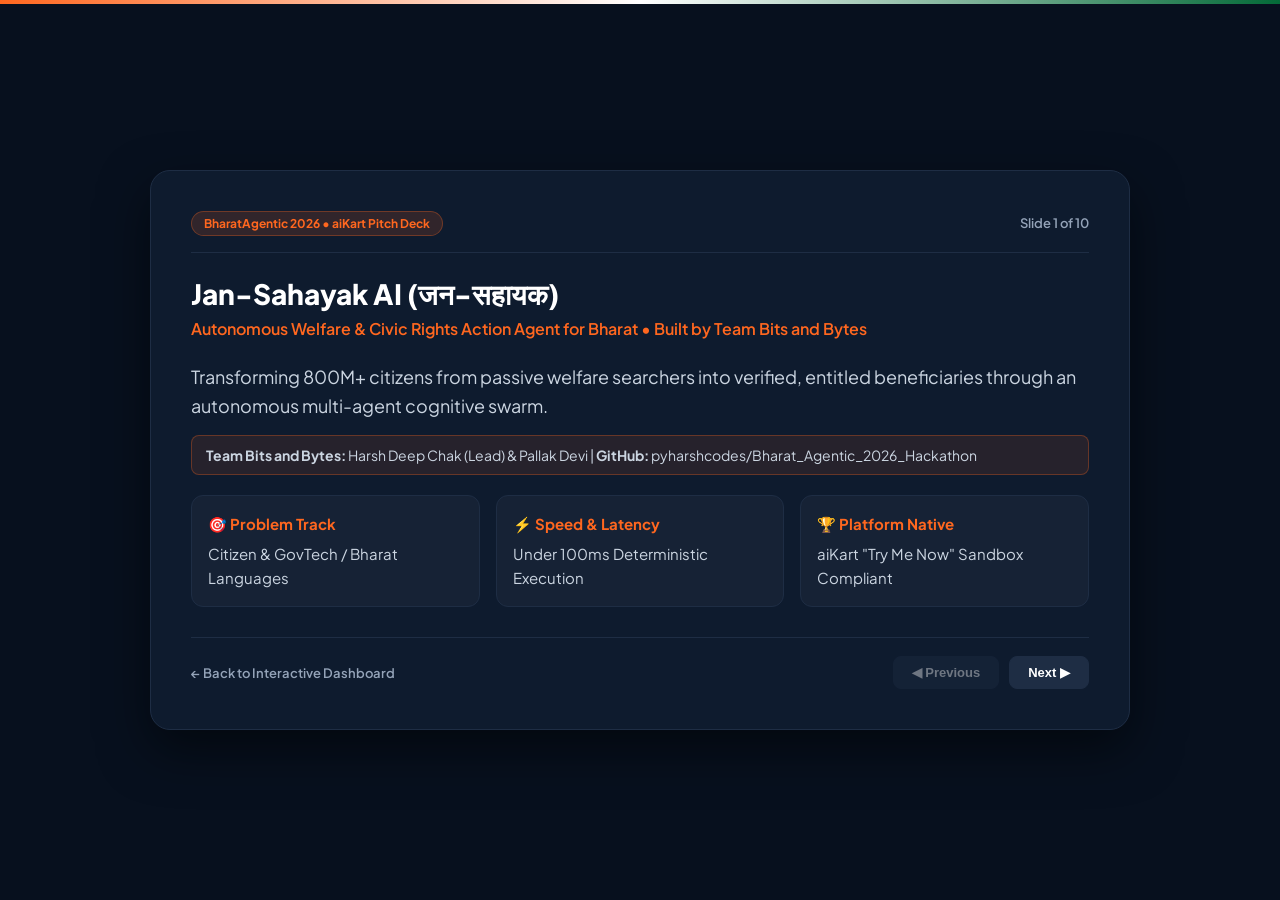
<file: static/pitch.html>
<!DOCTYPE html>
<html lang="en">
<head>
  <meta charset="UTF-8">
  <meta name="viewport" content="width=device-width, initial-scale=1.0">
  <title>Jan-Sahayak AI — Pitch Deck (BharatAgentic 2026)</title>
  <link rel="preconnect" href="https://fonts.googleapis.com">
  <link rel="preconnect" href="https://fonts.gstatic.com" crossorigin>
  <link href="https://fonts.googleapis.com/css2?family=Plus+Jakarta+Sans:wght@400;600;700;800&family=Rozha+One&display=swap" rel="stylesheet">
  <style>
    :root {
      --navy: #002B49;
      --navy-dark: #001729;
      --saffron: #FF671F;
      --green: #046A38;
      --bg: #07101E;
      --card-bg: #0E1B2E;
      --border: #1E2D44;
      --text: #F8FAFC;
      --text-muted: #94A3B8;
    }
    * { box-sizing: border-box; margin: 0; padding: 0; }
    body {
      font-family: 'Plus Jakarta Sans', sans-serif;
      background: var(--bg);
      color: var(--text);
      min-height: 100vh;
      display: flex;
      flex-direction: column;
      align-items: center;
      justify-content: center;
      padding: 20px;
    }
    .tricolor-strip {
      height: 4px;
      width: 100%;
      position: fixed;
      top: 0;
      left: 0;
      background: linear-gradient(90deg, #FF671F 0%, #FFFFFF 50%, #046A38 100%);
      z-index: 100;
    }
    .slide-container {
      width: 100%;
      max-width: 980px;
      background: var(--card-bg);
      border: 1px solid var(--border);
      border-radius: 20px;
      box-shadow: 0 20px 50px rgba(0, 0, 0, 0.5);
      padding: 40px;
      min-height: 540px;
      display: flex;
      flex-direction: column;
      justify-content: space-between;
      position: relative;
    }
    .slide-header {
      display: flex;
      justify-content: space-between;
      align-items: center;
      border-bottom: 1px solid var(--border);
      padding-bottom: 16px;
      margin-bottom: 24px;
    }
    .slide-badge {
      background: rgba(255, 103, 31, 0.15);
      color: var(--saffron);
      border: 1px solid rgba(255, 103, 31, 0.3);
      padding: 4px 12px;
      border-radius: 20px;
      font-size: 12px;
      font-weight: 700;
    }
    .slide-counter {
      color: var(--text-muted);
      font-size: 13px;
      font-weight: 600;
    }
    .slide-content {
      flex: 1;
    }
    .slide-title {
      font-size: 28px;
      font-weight: 800;
      color: #FFFFFF;
      margin-bottom: 8px;
      line-height: 1.2;
    }
    .slide-subtitle {
      font-size: 16px;
      color: var(--saffron);
      margin-bottom: 24px;
      font-weight: 600;
    }
    .slide-body {
      font-size: 15px;
      color: #CBD5E1;
      line-height: 1.6;
    }
    .slide-grid {
      display: grid;
      grid-template-columns: repeat(auto-fit, minmax(240px, 1fr));
      gap: 16px;
      margin-top: 20px;
    }
    .grid-box {
      background: rgba(255, 255, 255, 0.03);
      border: 1px solid var(--border);
      padding: 16px;
      border-radius: 12px;
    }
    .grid-box h4 {
      color: var(--saffron);
      font-size: 15px;
      margin-bottom: 6px;
    }
    .slide-footer {
      display: flex;
      justify-content: space-between;
      align-items: center;
      margin-top: 30px;
      border-top: 1px solid var(--border);
      padding-top: 18px;
    }
    .nav-btn {
      background: #1E2D44;
      color: #FFFFFF;
      border: 1px solid var(--border);
      padding: 8px 18px;
      font-size: 13px;
      font-weight: 700;
      border-radius: 8px;
      cursor: pointer;
      transition: all 0.2s ease;
    }
    .nav-btn:hover:not(:disabled) {
      background: var(--saffron);
    }
    .nav-btn:disabled {
      opacity: 0.4;
      cursor: not-allowed;
    }
    .back-home {
      color: var(--text-muted);
      text-decoration: none;
      font-size: 13px;
      font-weight: 600;
    }
    .back-home:hover {
      color: var(--saffron);
    }
  </style>
</head>
<body>
  <div class="tricolor-strip"></div>

  <div class="slide-container">
    <div class="slide-header">
      <span class="slide-badge">BharatAgentic 2026 • aiKart Pitch Deck</span>
      <span class="slide-counter" id="slideCounter">Slide 1 of 10</span>
    </div>

    <div class="slide-content" id="slideContent">
      <!-- Injected via JavaScript -->
    </div>

    <div class="slide-footer">
      <a href="/" class="back-home">← Back to Interactive Dashboard</a>
      <div style="display: flex; gap: 10px;">
        <button class="nav-btn" id="prevBtn" disabled>◀ Previous</button>
        <button class="nav-btn" id="nextBtn">Next ▶</button>
      </div>
    </div>
  </div>

  <script>
    const slides = [
      {
        badge: "Title Slide",
        title: "Jan-Sahayak AI (जन-सहायक)",
        subtitle: "Autonomous Welfare & Civic Rights Action Agent for Bharat • Built by Team Bits and Bytes",
        body: `
          <p style="font-size:18px; margin-bottom:14px;">Transforming 800M+ citizens from passive welfare searchers into verified, entitled beneficiaries through an autonomous multi-agent cognitive swarm.</p>
          <div style="background:rgba(255,103,31,0.1); border:1px solid rgba(255,103,31,0.3); border-radius:8px; padding:8px 14px; margin-bottom:16px; font-size:14px;">
            <strong>Team Bits and Bytes:</strong> Harsh Deep Chak (Lead) & Pallak Devi | <strong>GitHub:</strong> pyharshcodes/Bharat_Agentic_2026_Hackathon
          </div>
          <div class="slide-grid">
            <div class="grid-box">
              <h4>🎯 Problem Track</h4>
              <p>Citizen & GovTech / Bharat Languages</p>
            </div>
            <div class="grid-box">
              <h4>⚡ Speed & Latency</h4>
              <p>Under 100ms Deterministic Execution</p>
            </div>
            <div class="grid-box">
              <h4>🏆 Platform Native</h4>
              <p>aiKart "Try Me Now" Sandbox Compliant</p>
            </div>
          </div>
        `
      },
      {
        badge: "The Ground Reality",
        title: "The ₹4,00,000 Crore Welfare Bottleneck",
        subtitle: "India allocates massive welfare budgets, yet 70% miss out",
        body: `
          <p>Every year, the Government of India and State Governments announce 800+ life-changing welfare schemes. Yet citizens in rural and semi-urban Bharat struggle with:</p>
          <div class="slide-grid">
            <div class="grid-box">
              <h4>1. Bureaucratic Fragmentation</h4>
              <p>Rules, forms, and portals scattered across 28 states and dozens of ministries.</p>
            </div>
            <div class="grid-box">
              <h4>2. The Single-Document Trap</h4>
              <p>Missing a single certificate (Khatauni, Niwas Praman Patra) causes outright rejection.</p>
            </div>
            <div class="grid-box">
              <h4>3. Bureaucratic Delays</h4>
              <p>Benefits and pensions stuck for months with zero accountability or recourse.</p>
            </div>
          </div>
        `
      },
      {
        badge: "Why Chatbots Fail",
        title: "Chatbots Chat. Autonomous Agents ACT.",
        subtitle: "Moving beyond passive LLM wrappers",
        body: `
          <div class="slide-grid" style="grid-template-columns: 1fr 1fr;">
            <div class="grid-box" style="border-color:#DC2626;">
              <h4 style="color:#DC2626;">❌ Traditional Gov Chatbot</h4>
              <ul style="margin-left:20px; font-size:14px; line-height:1.8;">
                <li>Copies generic FAQ text from websites</li>
                <li>Cannot check real eligibility or numbers</li>
                <li>Cannot inspect missing certificates</li>
                <li>Produces no application forms or legal files</li>
                <li>Crashes in isolated sandboxes without external APIs</li>
              </ul>
            </div>
            <div class="grid-box" style="border-color:#046A38;">
              <h4 style="color:#22C55E;">✅ Jan-Sahayak Autonomous Agent</h4>
              <ul style="margin-left:20px; font-size:14px; line-height:1.8;">
                <li>Deterministic 50+ scheme rule reasoning</li>
                <li>Calculates exact Document Readiness Score %</li>
                <li>Provides CSC / e-District remediation roadmaps</li>
                <li>Mints official application dossier PDFs with barcodes</li>
                <li>Drafts statutory CPGRAMS appeals under Citizen Charter</li>
              </ul>
            </div>
          </div>
        `
      },
      {
        badge: "System Architecture",
        title: "Multi-Agent Cognitive Swarm",
        subtitle: "5 Specialized Sub-Agents working in choreographed harmony",
        body: `
          <div class="slide-grid">
            <div class="grid-box">
              <h4>1. Profile Intelligence</h4>
              <p>Extracts demographic, income, land, and family parameters from vernacular input.</p>
            </div>
            <div class="grid-box">
              <h4>2. Schemes Reasoning</h4>
              <p>Deterministic evaluation across PM-Kisan, Ayushman Bharat, PMAY, SVANidhi, etc.</p>
            </div>
            <div class="grid-box">
              <h4>3. Gap Verifier</h4>
              <p>Cross-references required docs and calculates readiness score.</p>
            </div>
            <div class="grid-box">
              <h4>4. Form Packager</h4>
              <p>Mints official government application PDF with QR codes and declarations.</p>
            </div>
            <div class="grid-box">
              <h4>5. Grievance Drafter</h4>
              <p>Drafts statutory CPGRAMS administrative appeals citing Citizen Charter SLAs.</p>
            </div>
          </div>
        `
      },
      {
        badge: "Tangible Artifact #1",
        title: "Official Unified Application Dossier (PDF)",
        subtitle: "Real print-ready government deliverables generated instantly",
        body: `
          <p>Unlike conversational assistants that stop at text, Jan-Sahayak compiles and mints an official, cryptographically verified application dossier:</p>
          <div class="slide-grid">
            <div class="grid-box">
              <h4>🏛️ National Header</h4>
              <p>Government of Bharat emblem and tricolor security banner.</p>
            </div>
            <div class="grid-box">
              <h4>📱 QR Code Verification</h4>
              <p>Dynamic QR verification pointing to citizen reference checksums.</p>
            </div>
            <div class="grid-box">
              <h4>📜 DPDP Statutory Declaration</h4>
              <p>Full applicant declaration and biometric CSC signature block.</p>
            </div>
          </div>
        `
      },
      {
        badge: "Tangible Artifact #2",
        title: "Autonomous CPGRAMS Legal Appeals",
        subtitle: "Empowering citizens with statutory rights against bureaucratic lethargy",
        body: `
          <p>When an elderly widow or farmer reports delayed DBT or stuck pensions, the Grievance Agent automatically drafts a legally structured administrative petition:</p>
          <div class="slide-grid">
            <div class="grid-box">
              <h4>⚖️ Citizen Charter Citations</h4>
              <p>Direct citation of Section 19 and statutory 30-day resolution SLAs.</p>
            </div>
            <div class="grid-box">
              <h4>🏛️ Competent Authority Routing</h4>
              <p>Addressed specifically to District Magistrate & Nodal Officers.</p>
            </div>
            <div class="grid-box">
              <h4>↗️ Direct Escalation</h4>
              <p>One-click submission links to national CPGRAMS portal and CM Helpline 1076.</p>
            </div>
          </div>
        `
      },
      {
        badge: "Platform Integration",
        title: "aiKart Manifest & Docker Sandbox Native",
        subtitle: "100% compliant with aiKart v1 specification",
        body: `
          <div class="slide-grid">
            <div class="grid-box">
              <h4>📦 aikart-manifest.yaml</h4>
              <p>Matches exact specification from aiKart Agent Manifest Guide (v1).</p>
            </div>
            <div class="grid-box">
              <h4>🔒 Zero-Egress Resilience</h4>
              <p>Runs cleanly under <code>networkEgress: none</code> in under 100ms.</p>
            </div>
            <div class="grid-box">
              <h4>🔄 Dual Mode Submission</h4>
              <p>Method 1: Docker Sandbox runner + Method 2: Hosted FastAPI REST API.</p>
            </div>
          </div>
        `
      },
      {
        badge: "1-Click Personas",
        title: "Real Indian Personas Tested Live",
        subtitle: "Immediate end-to-end proof for judges",
        body: `
          <div class="slide-grid">
            <div class="grid-box">
              <h4>🌾 Ramesh (Farmer - UP)</h4>
              <p>Unlocks 6 schemes (PM-Kisan, Ayushman, PMAY-G) with ₹1,41,000 direct benefit.</p>
            </div>
            <div class="grid-box">
              <h4>🛒 Sunita (Vendor - Delhi)</h4>
              <p>PM SVANidhi collateral-free credit + 25% RTE Free Private School Admission.</p>
            </div>
            <div class="grid-box">
              <h4>👵 Kavita (Widow - MP)</h4>
              <p>114 days pending pension → Triggers statutory CPGRAMS administrative appeal.</p>
            </div>
            <div class="grid-box">
              <h4>🪵 Rafiq (Artisan - UP)</h4>
              <p>PM Vishwakarma ₹15,000 tool kit grant + 5% low-interest business credit.</p>
            </div>
          </div>
        `
      },
      {
        badge: "Measurable Impact",
        title: "Quantified Impact for Bharat",
        subtitle: "Real socio-economic value delivered to grassroots",
        body: `
          <div class="slide-grid">
            <div class="grid-box">
              <h4 style="font-size:24px; color:#22C55E;">₹50K - ₹1.5L</h4>
              <p>Average direct unclaimed entitlement unlocked per underprivileged family.</p>
            </div>
            <div class="grid-box">
              <h4 style="font-size:24px; color:#38BDF8;">&lt; 100ms</h4>
              <p>End-to-end execution latency across 5 specialized sub-agents.</p>
            </div>
            <div class="grid-box">
              <h4 style="font-size:24px; color:#FF671F;">400,000+</h4>
              <p>Common Service Centres (CSCs) ready for instant low-compute deployment.</p>
            </div>
          </div>
        `
      },
      {
        badge: "Why We Win",
        title: "Why Jan-Sahayak Deserves Rank 1",
        subtitle: "Complete excellence across problem, design, and execution",
        body: `
          <p style="font-size:17px; margin-bottom:20px;">Jan-Sahayak AI isn't just an idea or a slide deck—it is a production-grade, containerized, battle-tested agent built specifically for the soul of Bharat.</p>
          <div class="slide-grid">
            <div class="grid-box">
              <h4>1. Genuine Bharat Impact</h4>
              <p>Solves the #1 welfare delivery problem touching 800 million citizens.</p>
            </div>
            <div class="grid-box">
              <h4>2. Multi-Agent Depth</h4>
              <p>5 coordinated agents with explainable reasoning and zero hallucinations.</p>
            </div>
            <div class="grid-box">
              <h4>3. Production Polish</h4>
              <p>Working PDF dossiers, CPGRAMS appeals, speech synthesis, and live telemetry.</p>
            </div>
          </div>
        `
      }
    ];

    let currentSlide = 0;

    function renderSlide(index) {
      const s = slides[index];
      document.getElementById("slideCounter").innerText = `Slide ${index + 1} of ${slides.length}`;
      document.getElementById("slideContent").innerHTML = `
        <div class="slide-title">${s.title}</div>
        <div class="slide-subtitle">${s.subtitle}</div>
        <div class="slide-body">${s.body}</div>
      `;
      document.getElementById("prevBtn").disabled = index === 0;
      document.getElementById("nextBtn").disabled = index === slides.length - 1;
    }

    document.getElementById("prevBtn").addEventListener("click", () => {
      if (currentSlide > 0) {
        currentSlide--;
        renderSlide(currentSlide);
      }
    });

    document.getElementById("nextBtn").addEventListener("click", () => {
      if (currentSlide < slides.length - 1) {
        currentSlide++;
        renderSlide(currentSlide);
      }
    });

    // Keyboard navigation
    document.addEventListener("keydown", (e) => {
      if (e.key === "ArrowRight" || e.key === " ") {
        if (currentSlide < slides.length - 1) {
          currentSlide++;
          renderSlide(currentSlide);
        }
      } else if (e.key === "ArrowLeft") {
        if (currentSlide > 0) {
          currentSlide--;
          renderSlide(currentSlide);
        }
      }
    });

    renderSlide(currentSlide);
  </script>
</body>
</html>
</file>
